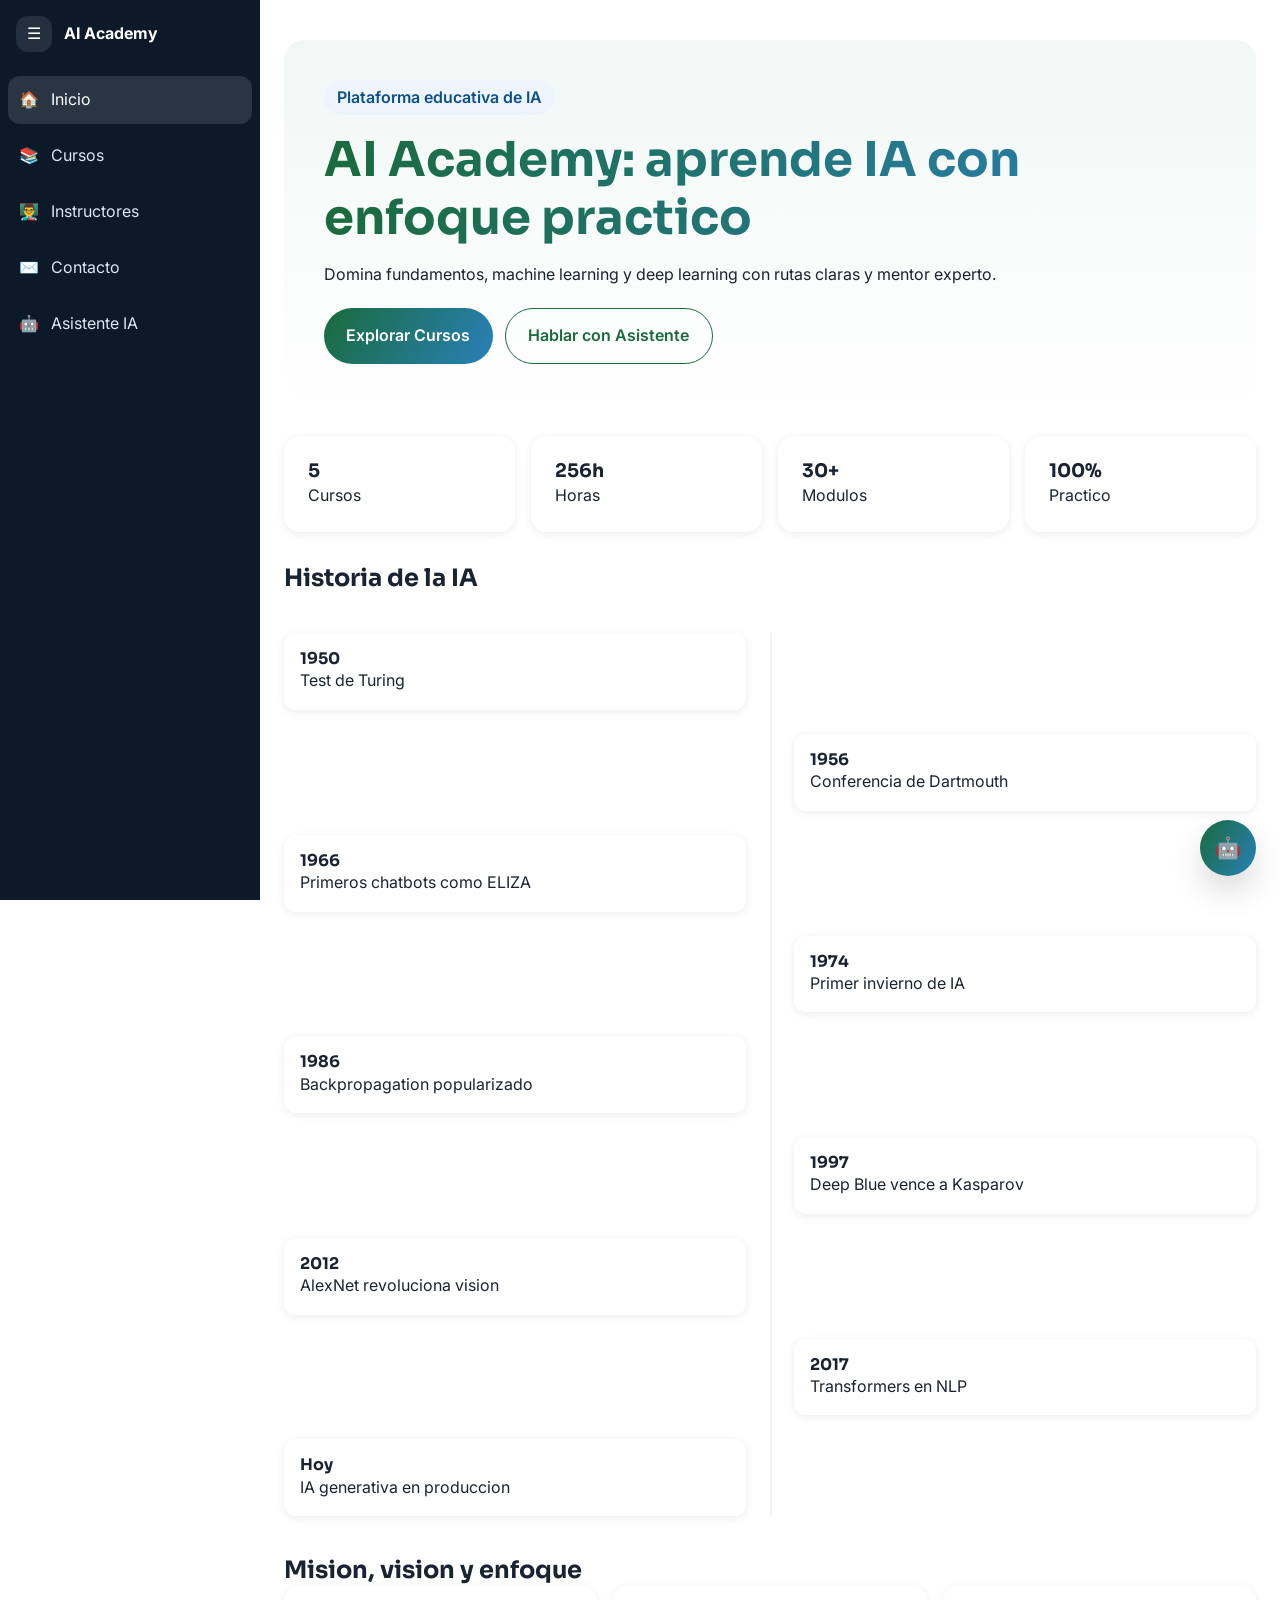
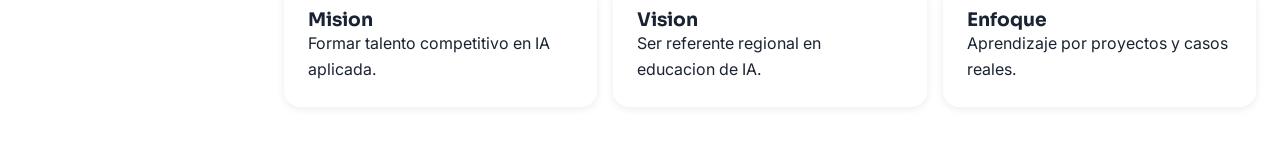
<file: index.html>
<!doctype html>
<html lang="es">
  <head>
    <meta charset="UTF-8" />
    <meta name="viewport" content="width=device-width, initial-scale=1.0" />
    <title>AI Academy</title>
    <meta http-equiv="refresh" content="0; url=./ai-courses/index.html" />
  </head>
  <body>
    <p>Redirigiendo a AI Academy...</p>
    <script>
      window.location.replace("./ai-courses/index.html");
    </script>
  </body>
</html>
</file>
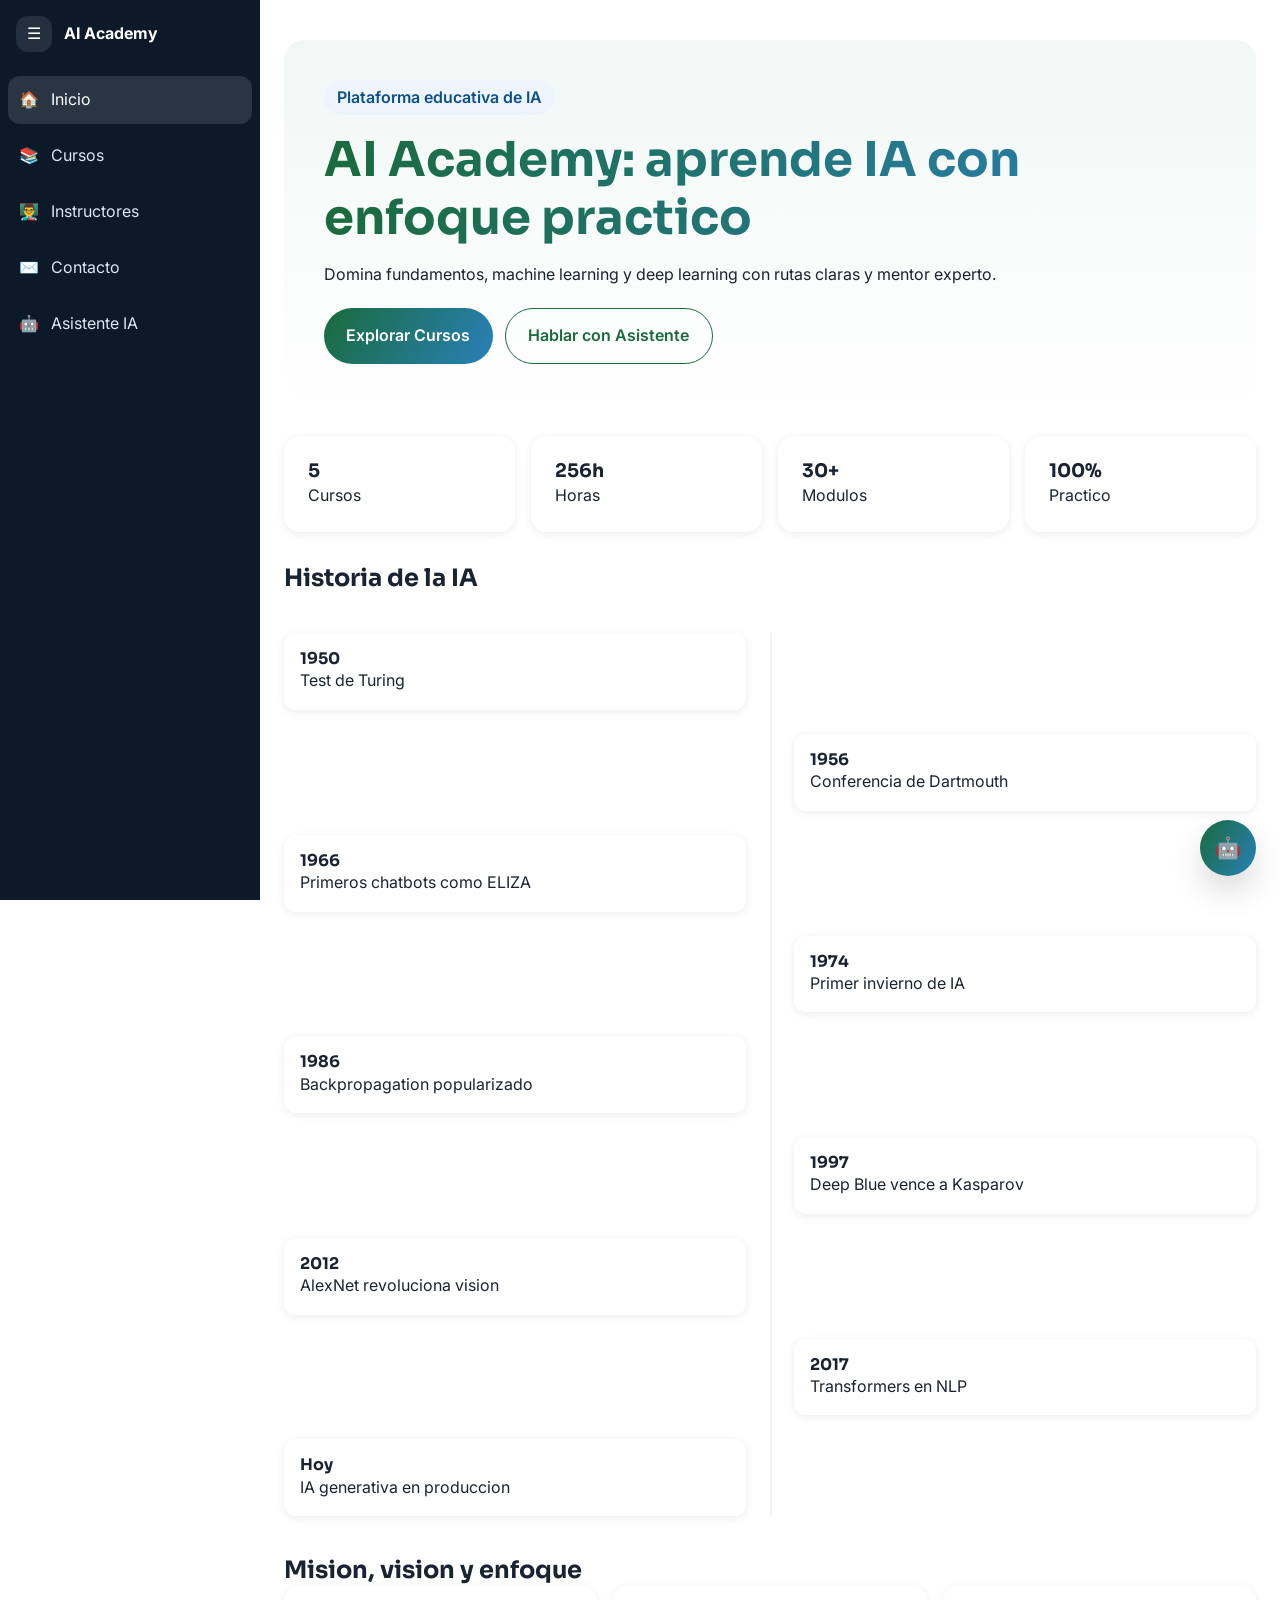
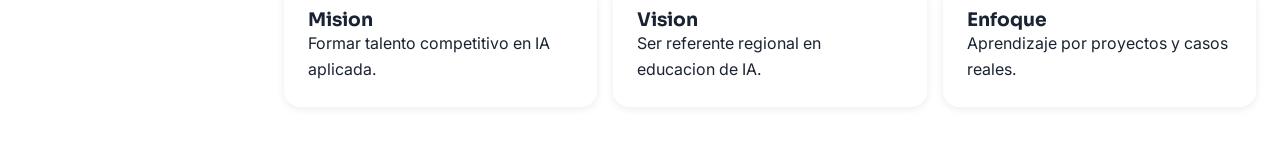
<file: ai-courses/index.html>
<!doctype html>
<html lang="es">
  <head>
    <meta charset="UTF-8" />
    <meta name="viewport" content="width=device-width, initial-scale=1.0" />
    <title>AI Academy | Cursos de Inteligencia Artificial</title>
    <link rel="stylesheet" href="./css/variables.css" />
    <link rel="stylesheet" href="./css/base.css" />
    <link rel="stylesheet" href="./css/layout.css" />
    <link rel="stylesheet" href="./css/components.css" />
    <link rel="stylesheet" href="./css/sections.css" />
    <link rel="stylesheet" href="./css/chatbot.css" />
  </head>
  <body>
    <div class="app">
      <div id="sidebarContainer"></div>
      <main id="main" class="main" role="main">
        <div id="mainContent" class="main__content" aria-live="polite"></div>
      </main>
    </div>
    <script type="module" src="./js/app.js"></script>
  </body>
</html>
</file>
<file: ai-courses/css/variables.css>
:root {
  --color-primary: #1a6b3c;
  --color-primary-dark: #134f2d;
  --color-primary-light: #22874d;
  --color-secondary: #0d4f8c;
  --color-accent: #27ae60;
  --color-accent-blue: #2980b9;
  --color-bg: #ffffff;
  --color-surface: #f0f7f4;
  --color-surface-blue: #eef4fb;
  --color-sidebar: #0b1929;
  --color-text: #1a2332;
  --color-text-muted: #6b7c8d;

  --font-display: "Sora", sans-serif;
  --font-body: "Inter", sans-serif;

  --space-1: 0.25rem;
  --space-2: 0.5rem;
  --space-3: 0.75rem;
  --space-4: 1rem;
  --space-5: 1.25rem;
  --space-6: 1.5rem;
  --space-7: 1.75rem;
  --space-8: 2rem;
  --space-9: 2.25rem;
  --space-10: 2.5rem;
  --space-11: 2.75rem;
  --space-12: 3rem;
  --space-13: 3.25rem;
  --space-14: 3.5rem;
  --space-15: 3.75rem;
  --space-16: 4rem;
  --space-17: 4.25rem;
  --space-18: 4.5rem;
  --space-19: 4.75rem;
  --space-20: 5rem;

  --radius-sm: 0.375rem;
  --radius-md: 0.75rem;
  --radius-lg: 1rem;
  --radius-xl: 1.25rem;
  --radius-full: 999px;

  --shadow-sm: 0 2px 8px rgb(0 0 0 / 8%);
  --shadow-md: 0 8px 24px rgb(0 0 0 / 10%);
  --shadow-lg: 0 16px 32px rgb(0 0 0 / 14%);

  --z-sidebar: 20;
  --z-chatbot: 50;
  --z-fab: 60;

  --transition-fast: 0.2s ease;
  --transition-normal: 0.35s ease;
}
</file>
<file: ai-courses/css/base.css>
@import url("https://fonts.googleapis.com/css2?family=Inter:wght@400;500;600;700&family=Sora:wght@500;600;700;800&display=swap");

*,
*::before,
*::after {
  box-sizing: border-box;
}

* {
  margin: 0;
  padding: 0;
}

html,
body {
  min-height: 100%;
}

body {
  font-family: var(--font-body);
  color: var(--color-text);
  background: var(--color-bg);
  line-height: 1.6;
}

h1,
h2,
h3,
h4,
h5,
h6 {
  font-family: var(--font-display);
  line-height: 1.2;
}

a {
  color: inherit;
  text-decoration: none;
}

button,
input,
select,
textarea {
  font: inherit;
}

button {
  border: 0;
  background: transparent;
  cursor: pointer;
}

::selection {
  background: var(--color-accent);
  color: #fff;
}

::-webkit-scrollbar {
  width: 10px;
  height: 10px;
}

::-webkit-scrollbar-thumb {
  background: var(--color-primary-light);
  border-radius: var(--radius-full);
}

::-webkit-scrollbar-track {
  background: var(--color-surface);
}
</file>
<file: ai-courses/css/layout.css>
.app {
  display: flex;
}

.sidebar {
  position: fixed;
  inset: 0 auto 0 0;
  width: 260px;
  background: var(--color-sidebar);
  color: #fff;
  z-index: var(--z-sidebar);
  transition: width var(--transition-normal);
  overflow: hidden;
}

.sidebar--collapsed {
  width: 68px;
}

.main {
  margin-left: 260px;
  width: calc(100% - 260px);
  transition: margin-left var(--transition-normal), width var(--transition-normal);
}

.main--expanded {
  margin-left: 68px;
  width: calc(100% - 68px);
}

.main__content {
  max-width: 1100px;
  margin: 0 auto;
  padding: var(--space-10) var(--space-6);
}

.section {
  animation: fadeInUp 0.45s ease both;
}

.courses-grid {
  display: grid;
  grid-template-columns: repeat(auto-fill, minmax(300px, 1fr));
  gap: var(--space-6);
}

.modules-grid {
  display: grid;
  grid-template-columns: repeat(auto-fill, minmax(280px, 1fr));
  gap: var(--space-5);
}

.instructors-grid {
  display: grid;
  grid-template-columns: 1fr;
  gap: var(--space-6);
}

@keyframes fadeInUp {
  from {
    opacity: 0;
    transform: translateY(12px);
  }
  to {
    opacity: 1;
    transform: translateY(0);
  }
}

@media (max-width: 768px) {
  .sidebar {
    width: 68px;
  }

  .main,
  .main--expanded {
    margin-left: 68px;
    width: calc(100% - 68px);
  }

  .main__content {
    padding: var(--space-8) var(--space-4);
  }
}
</file>
<file: ai-courses/css/components.css>
.btn {
  display: inline-flex;
  align-items: center;
  justify-content: center;
  gap: var(--space-2);
  border-radius: var(--radius-full);
  padding: 0.7rem 1.2rem;
  font-weight: 600;
  transition: transform var(--transition-fast), box-shadow var(--transition-fast), background var(--transition-fast);
}

.btn:hover {
  transform: translateY(-1px);
}

.btn--primary {
  background: linear-gradient(120deg, var(--color-primary), var(--color-accent-blue));
  color: #fff;
}

.btn--outline {
  border: 1px solid var(--color-primary);
  color: var(--color-primary);
}

.btn--ghost {
  background: var(--color-surface);
  color: var(--color-text);
}

.btn--lg {
  padding: 0.9rem 1.4rem;
}

.btn--full {
  width: 100%;
}

.badge {
  display: inline-flex;
  border-radius: var(--radius-full);
  padding: 0.2rem 0.7rem;
  font-size: 0.8rem;
  font-weight: 600;
}

.badge--level {
  background: var(--color-surface-blue);
  color: var(--color-secondary);
}

.badge--duration,
.badge--modules {
  background: var(--color-surface);
  color: var(--color-primary-dark);
}

.course-card,
.module-card,
.instructor-card,
.stat-card,
.mission-card {
  background: #fff;
  border-radius: var(--radius-lg);
  box-shadow: var(--shadow-sm);
  padding: var(--space-6);
}

.sidebar__top {
  display: flex;
  align-items: center;
  gap: var(--space-3);
  padding: var(--space-4);
}

#sidebarToggle {
  width: 36px;
  height: 36px;
  border-radius: var(--radius-md);
  color: #fff;
  background: rgb(255 255 255 / 10%);
}

.sidebar__brand {
  white-space: nowrap;
}

.sidebar__nav {
  display: flex;
  flex-direction: column;
  padding: var(--space-2);
  gap: var(--space-2);
}

.sidebar__link {
  display: flex;
  align-items: center;
  gap: var(--space-3);
  padding: 0.7rem;
  border-radius: var(--radius-md);
  color: #dbe7f2;
}

.sidebar__link.active,
.sidebar__link:hover {
  background: rgb(255 255 255 / 12%);
  color: #fff;
}

.sidebar--collapsed .sidebar__text,
.sidebar--collapsed .sidebar__brand {
  display: none;
}

.course-card__header {
  display: flex;
  justify-content: space-between;
  align-items: center;
  margin-bottom: var(--space-4);
}

.course-card__badges {
  display: flex;
  gap: var(--space-2);
  flex-wrap: wrap;
}

.skill-tags {
  display: flex;
  flex-wrap: wrap;
  gap: var(--space-2);
}

.skill-tag {
  background: var(--color-surface-blue);
  color: var(--color-secondary);
  border-radius: var(--radius-full);
  padding: 0.25rem 0.7rem;
  font-size: 0.8rem;
}

.form-group {
  display: flex;
  flex-direction: column;
  gap: var(--space-2);
}

label {
  font-weight: 600;
}

input,
select,
textarea {
  border: 1px solid #c7d4df;
  border-radius: var(--radius-md);
  padding: 0.75rem;
}

textarea {
  min-height: 120px;
  resize: vertical;
}

.feedback {
  min-height: 24px;
  font-weight: 600;
}

.feedback--success {
  color: var(--color-primary);
}

.feedback--error {
  color: #c0392b;
}
</file>
<file: ai-courses/css/sections.css>
.home-hero {
  background: linear-gradient(180deg, var(--color-surface), transparent);
  border-radius: var(--radius-xl);
  padding: var(--space-10);
}

.hero-badge {
  display: inline-block;
  background: var(--color-surface-blue);
  color: var(--color-secondary);
  border-radius: var(--radius-full);
  padding: 0.3rem 0.8rem;
  margin-bottom: var(--space-4);
  font-weight: 600;
}

.hero-title {
  font-size: clamp(2rem, 4vw, 3rem);
  margin-bottom: var(--space-4);
  background: linear-gradient(90deg, var(--color-primary), var(--color-accent-blue));
  -webkit-background-clip: text;
  background-clip: text;
  color: transparent;
}

.hero-actions {
  display: flex;
  gap: var(--space-3);
  margin-top: var(--space-5);
  flex-wrap: wrap;
}

.stats-grid {
  display: grid;
  grid-template-columns: repeat(4, 1fr);
  gap: var(--space-4);
  margin: var(--space-8) 0;
}

.timeline {
  position: relative;
  margin: var(--space-10) 0;
}

.timeline::before {
  content: "";
  position: absolute;
  left: 50%;
  top: 0;
  bottom: 0;
  width: 2px;
  background: var(--color-surface-blue);
}

.timeline-item {
  width: calc(50% - 24px);
  margin-bottom: var(--space-6);
  padding: var(--space-4);
  background: #fff;
  box-shadow: var(--shadow-sm);
  border-radius: var(--radius-md);
  position: relative;
  animation: fadeInUp 0.45s ease both;
}

.timeline-item:nth-child(odd) {
  margin-right: auto;
}

.timeline-item:nth-child(even) {
  margin-left: auto;
}

.mission-grid {
  display: grid;
  grid-template-columns: repeat(3, 1fr);
  gap: var(--space-4);
}

.course-detail-hero {
  display: flex;
  flex-direction: column;
  gap: var(--space-4);
  background: var(--color-surface);
  border-radius: var(--radius-lg);
  padding: var(--space-8);
  margin-bottom: var(--space-7);
}

.contact-layout {
  display: grid;
  grid-template-columns: 1fr 1.2fr;
  gap: var(--space-6);
}

.chatbot-page {
  background: var(--color-surface-blue);
  padding: var(--space-6);
  border-radius: var(--radius-lg);
}

.chatbot-page__messages {
  height: 380px;
  overflow-y: auto;
  background: #fff;
  border-radius: var(--radius-md);
  padding: var(--space-4);
  margin-bottom: var(--space-4);
}

.chatbot-suggestions {
  display: flex;
  flex-wrap: wrap;
  gap: var(--space-2);
  margin-bottom: var(--space-4);
}

@media (max-width: 768px) {
  .stats-grid {
    grid-template-columns: repeat(2, 1fr);
  }

  .mission-grid,
  .contact-layout {
    grid-template-columns: 1fr;
  }

  .timeline::before {
    left: 8px;
  }

  .timeline-item,
  .timeline-item:nth-child(odd),
  .timeline-item:nth-child(even) {
    width: calc(100% - 24px);
    margin-left: 24px;
  }
}
</file>
<file: ai-courses/css/chatbot.css>
.chatbot-fab {
  position: fixed;
  right: 24px;
  bottom: 24px;
  width: 56px;
  height: 56px;
  border-radius: 50%;
  color: #fff;
  font-size: 1.3rem;
  background: linear-gradient(120deg, var(--color-primary), var(--color-accent-blue));
  box-shadow: var(--shadow-lg);
  z-index: var(--z-fab);
  transition: transform var(--transition-fast);
}

.chatbot-fab:hover {
  transform: rotate(10deg) scale(1.04);
}

.chatbot-widget {
  position: fixed;
  right: 24px;
  bottom: 92px;
  width: min(360px, calc(100vw - 24px));
  background: #fff;
  border-radius: var(--radius-lg);
  box-shadow: var(--shadow-lg);
  z-index: var(--z-chatbot);
  overflow: hidden;
  animation: slideUpIn 0.3s ease;
}

.chatbot-widget[hidden] {
  display: none;
}

.chatbot-header {
  background: linear-gradient(120deg, var(--color-primary), var(--color-accent-blue));
  color: #fff;
  padding: var(--space-4);
  font-weight: 700;
}

.chatbot-messages {
  min-height: 260px;
  max-height: 300px;
  overflow-y: auto;
  padding: var(--space-4);
  display: flex;
  flex-direction: column;
  gap: var(--space-3);
}

.msg {
  display: flex;
}

.msg--bot {
  justify-content: flex-start;
}

.msg--user {
  justify-content: flex-end;
}

.msg__bubble {
  max-width: 82%;
  border-radius: var(--radius-md);
  padding: 0.6rem 0.8rem;
}

.msg--bot .msg__bubble {
  background: #fff;
  box-shadow: var(--shadow-sm);
}

.msg--user .msg__bubble {
  color: #fff;
  background: linear-gradient(120deg, var(--color-primary), var(--color-accent-blue));
}

.chatbot-form {
  display: flex;
  gap: var(--space-2);
  padding: var(--space-3);
  border-top: 1px solid #d9e2ea;
}

.chatbot-input {
  border-radius: var(--radius-full);
  flex: 1;
}

.thinking-dots {
  display: inline-flex;
  gap: 4px;
}

.thinking-dots span {
  width: 6px;
  height: 6px;
  border-radius: 50%;
  background: var(--color-text-muted);
  animation: pulse 1s infinite;
}

.thinking-dots span:nth-child(2) {
  animation-delay: 0.2s;
}

.thinking-dots span:nth-child(3) {
  animation-delay: 0.4s;
}

@keyframes pulse {
  0%,
  100% {
    opacity: 0.3;
  }
  50% {
    opacity: 1;
  }
}

@keyframes slideUpIn {
  from {
    opacity: 0;
    transform: translateY(16px);
  }
  to {
    opacity: 1;
    transform: translateY(0);
  }
}
</file>
